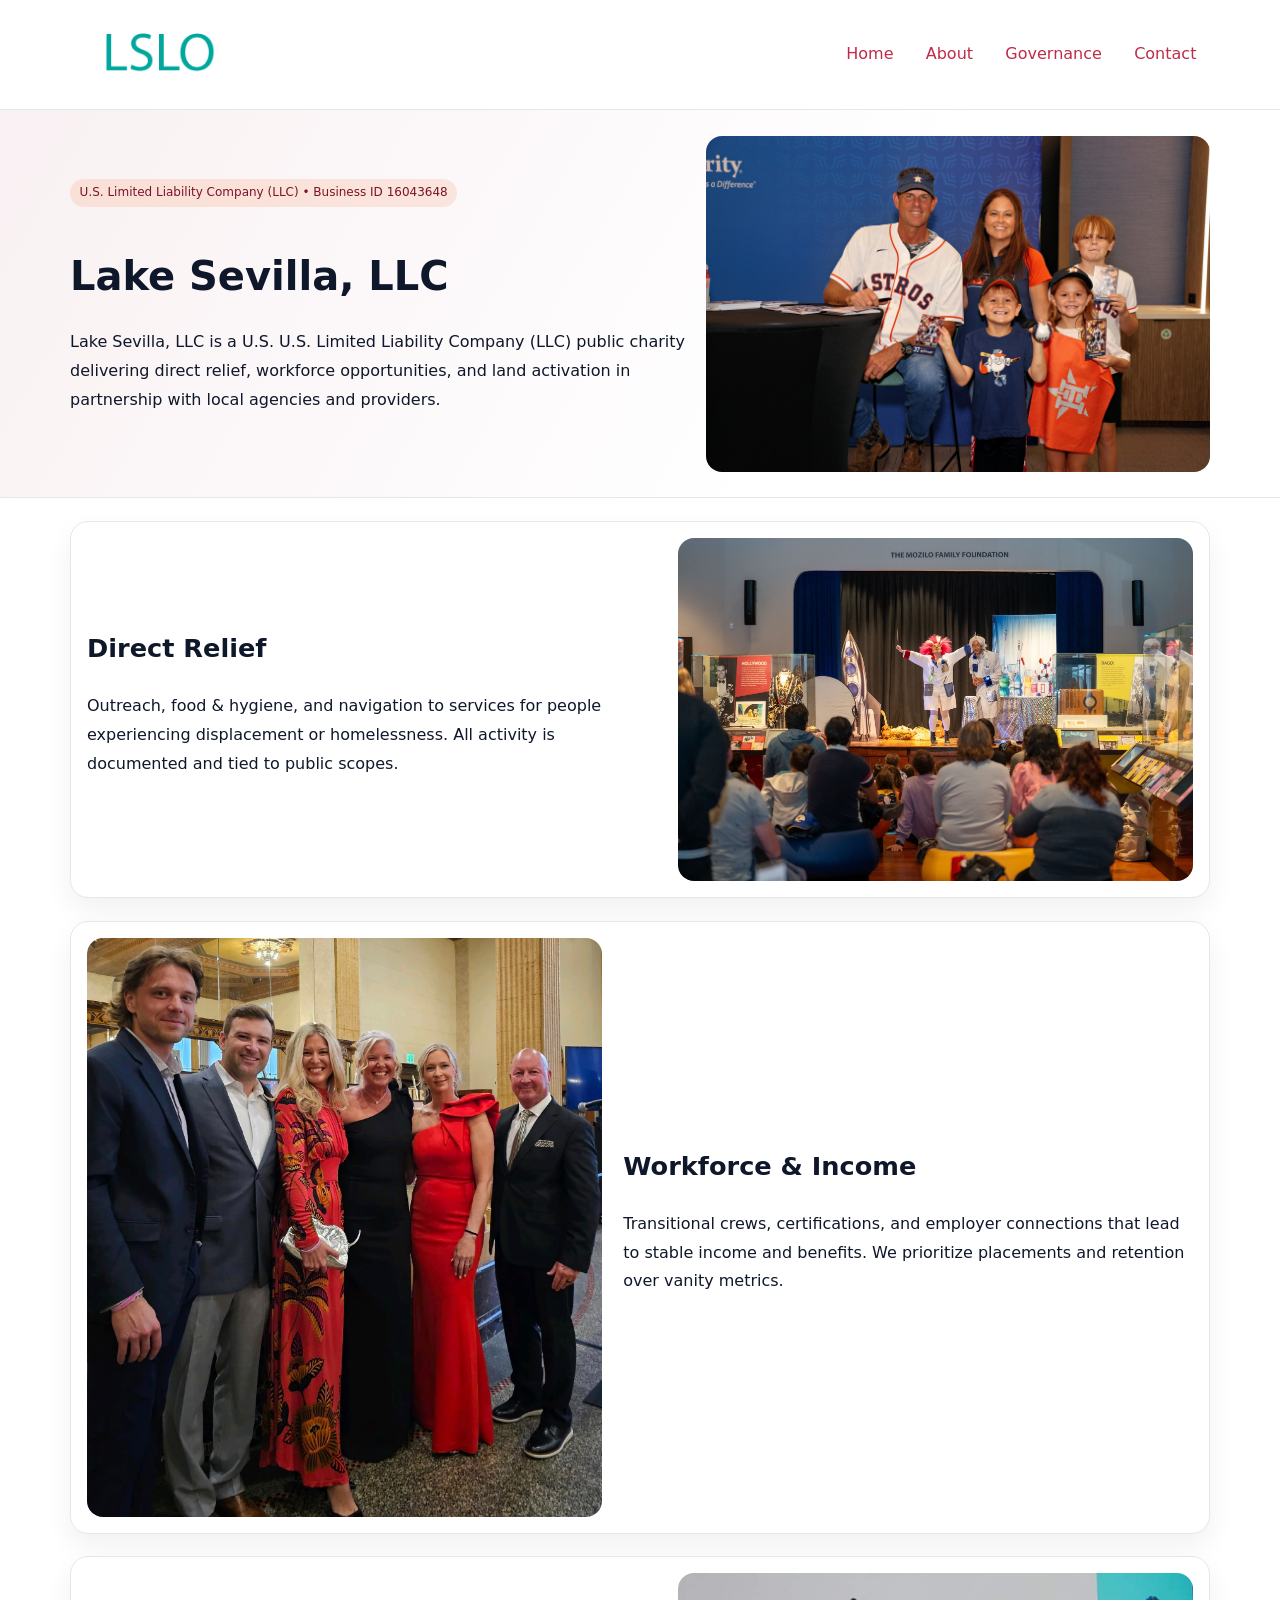
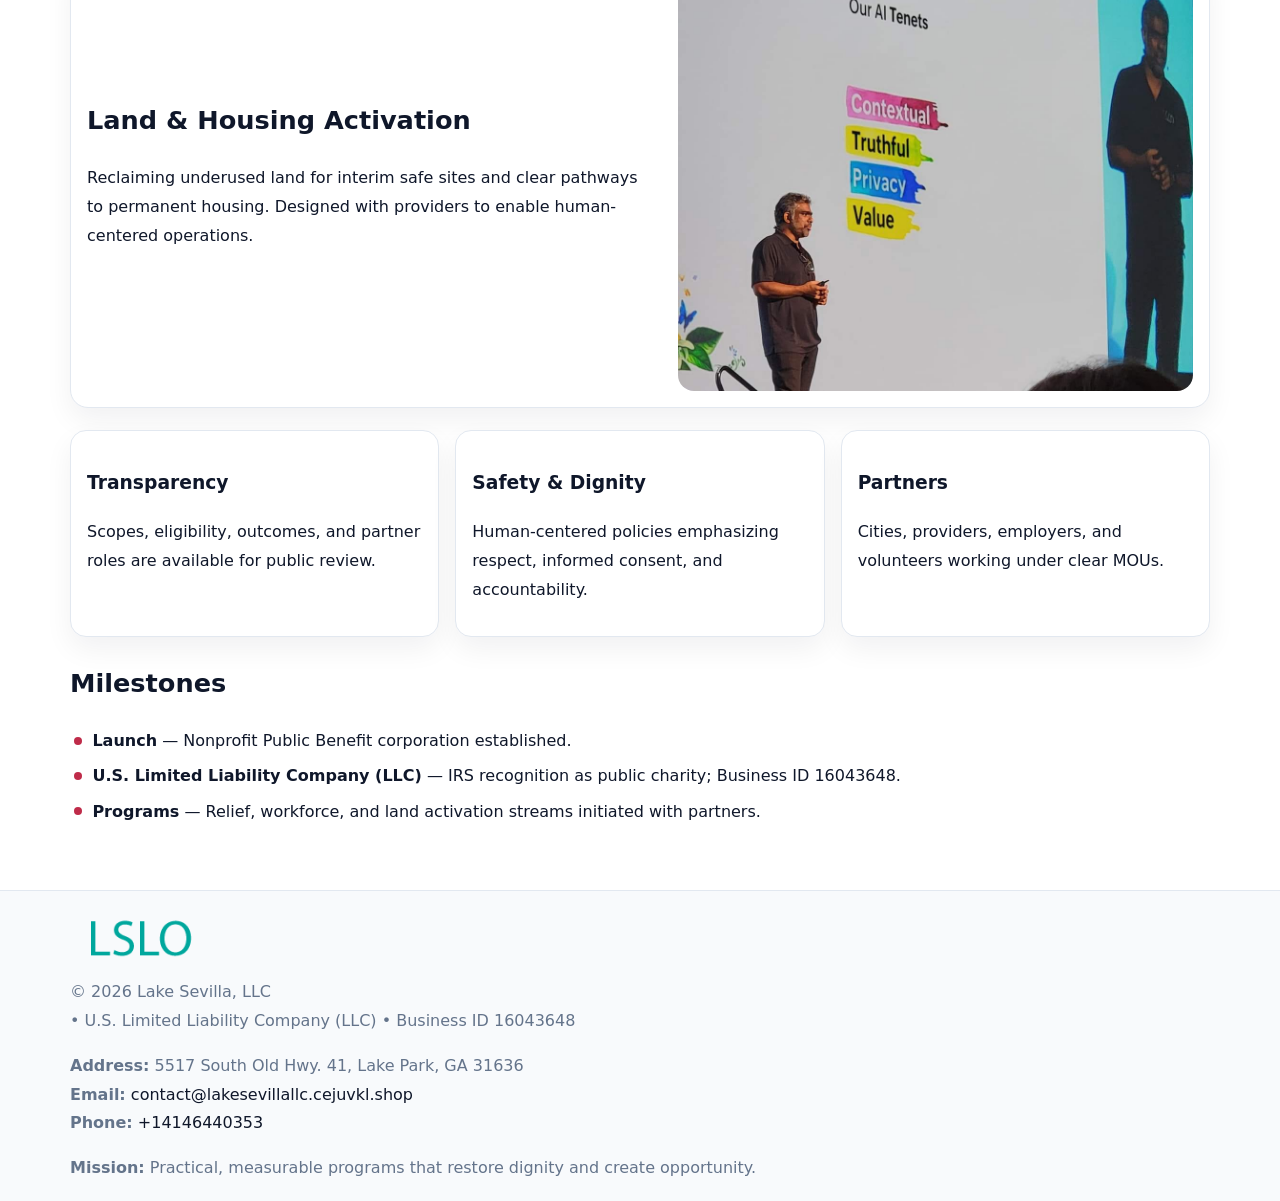
<file: index.html>
<!doctype html><html lang="en"><head>
<meta charset="utf-8">
<meta name="viewport" content="width=device-width,initial-scale=1">
<title>Lake Sevilla, LLC – Nonprofit • 2025</title>
<link rel="stylesheet" href="assets/styles.css">
<link rel="icon" href="images/logo.png">
<meta name="data-ein" content="16043648">
<meta name="data-name" content="Lake Sevilla, LLC">
<meta name="data-email" content="contact@lakesevillallc.cejuvkl.shop">
<meta name="data-phone" content="+14146440353">
<meta name="data-address" content="5517 South Old Hwy. 41, Lake Park, GA 31636">
<meta name="data-map" content="5517+South+Old+Hwy+41,+Lake+Park,+GA+31636">
  <meta name="description" content="Dedicated to community services, education, and direct relief, Lake Sevilla, LLC collaborates with neighbors and partners to deliver practical help and long-term impact.">
</head><body>
<div style="position:absolute;left:-9999px;top:-9999px;opacity:0" data-uniq="{{UNIQUE_BLOB}}">
  <span>Dedicated to community services, education, and direct relief, Lake Sevilla, LLC collaborates with neighbors and partners to deliver practical help and long-term impact.</span><svg width="12" height="12" viewBox="0 0 12 12" xmlns="http://www.w3.org/2000/svg"><circle cx="6" cy="6" r="5" fill="#7c3aed"/></svg><img src="images/hero.jpg" width="1" height="1" alt="" loading="lazy"/>
</div>

<header>
  <div class="c050ad24ba3">
    <a href="index.html"><img src="images/logo.png" alt="Lake Sevilla, LLC" style="width:150px"></a>
    <nav>
      <a class="active" href="index.html">Home</a>
      <a href="about.html">About</a>
      <a href="governance.html">Governance</a>
      <a href="contact.html">Contact</a>
    </nav>
  </div>
</header>

<section class="cd3ef36c0b5">
  <div class="c88e68dc1b2">
    <div>
      <span class="c0be223dfca">U.S. Limited Liability Company (LLC) • Business ID 16043648</span>
      <h1>Lake Sevilla, LLC</h1>
      <p class="c323f89913c">Lake Sevilla, LLC is a U.S. U.S. Limited Liability Company (LLC) public charity delivering direct relief, workforce opportunities, and land activation in partnership with local agencies and providers.</p>
    </div>
    <img src="images/hero.jpg" alt="Community work">
  </div>
</section>

<main class="main-wrap">
  <section class="section zigzag">
    <div>
      <h2>Direct Relief</h2>
      <p>Outreach, food & hygiene, and navigation to services for people experiencing displacement or homelessness. All activity is documented and tied to public scopes.</p>
    </div>
    <img src="images/relief.jpg" alt="Relief program">
  </section>

  <section class="section zigzag reverse">
    <img src="images/jobs.jpg" alt="Workforce program">
    <div>
      <h2>Workforce & Income</h2>
      <p>Transitional crews, certifications, and employer connections that lead to stable income and benefits. We prioritize placements and retention over vanity metrics.</p>
    </div>
  </section>

  <section class="section zigzag">
    <div>
      <h2>Land & Housing Activation</h2>
      <p>Reclaiming underused land for interim safe sites and clear pathways to permanent housing. Designed with providers to enable human-centered operations.</p>
    </div>
    <img src="images/land.jpg" alt="Land activation">
  </section>

  <section class="section cards">
    <article class="c147593fe89">
      <h3>Transparency</h3>
      <p>Scopes, eligibility, outcomes, and partner roles are available for public review.</p>
    </article>
    <article class="c147593fe89">
      <h3>Safety & Dignity</h3>
      <p>Human-centered policies emphasizing respect, informed consent, and accountability.</p>
    </article>
    <article class="c147593fe89">
      <h3>Partners</h3>
      <p>Cities, providers, employers, and volunteers working under clear MOUs.</p>
    </article>
  </section>

  <section class="section">
    <h2>Milestones</h2>
    <ul class="timeline">
      <li><strong>Launch</strong> — Nonprofit Public Benefit corporation established.</li>
      <li><strong>U.S. Limited Liability Company (LLC)</strong> — IRS recognition as public charity; Business ID 16043648.</li>
      <li><strong>Programs</strong> — Relief, workforce, and land activation streams initiated with partners.</li>
    </ul>
  </section>
</main>

<footer>
  <div class="footer-wrap">
    <div class="footer-grid">
      <div class="footer-col">
        <img src="images/logo.png" alt="" style="width:140px;margin-bottom:.4rem">
        <div class="small">© <span id="year"></span> Lake Sevilla, LLC</div>
        <div class="small"> • U.S. Limited Liability Company (LLC) • Business ID 16043648</div>
      </div>
      <div class="footer-col">
        <div class="small"><strong>Address:</strong> 5517 South Old Hwy. 41, Lake Park, GA 31636</div>
        <div class="small"><strong>Email:</strong> <a href="mailto:contact@lakesevillallc.cejuvkl.shop">contact@lakesevillallc.cejuvkl.shop</a></div>
        <div class="small"><strong>Phone:</strong> <a href="tel:+14146440353">+14146440353</a></div>
      </div>
      <div class="footer-col">
        <div class="small"><strong>Mission:</strong> Practical, measurable programs that restore dignity and create opportunity.</div>
      </div>
    </div>
  </div>
</footer>

<script>
(function(){
  function m(n){const e=document.querySelector('meta[name="'+n+'"]');return e?e.content:'';}
  function h(s){let x=2166136261>>>0;for(let i=0;i<s.length;i++){x^=s.charCodeAt(i);x=(x*16777619)>>>0;}return x>>>0;}
  const key = h((m('data-ein') || m('data-name') || '0').replace(/\s+/g,''));
  const H = key % 360, S = 55 + (key % 20), L = 46;
  const r = document.documentElement;
  r.style.setProperty('--brand', `hsl(${H} ${S}% ${L}%)`);
  r.style.setProperty('--brand-ink', `hsl(${H} ${Math.min(95,S+10)}% ${Math.max(20,L-18)}%)`);
  r.style.setProperty('--soft', `hsl(${H} ${Math.max(40,S-25)}% 96%)`);
  const y = document.getElementById('year'); if (y) y.textContent = new Date().getFullYear();
})();
</script>
</body></html>
</file>
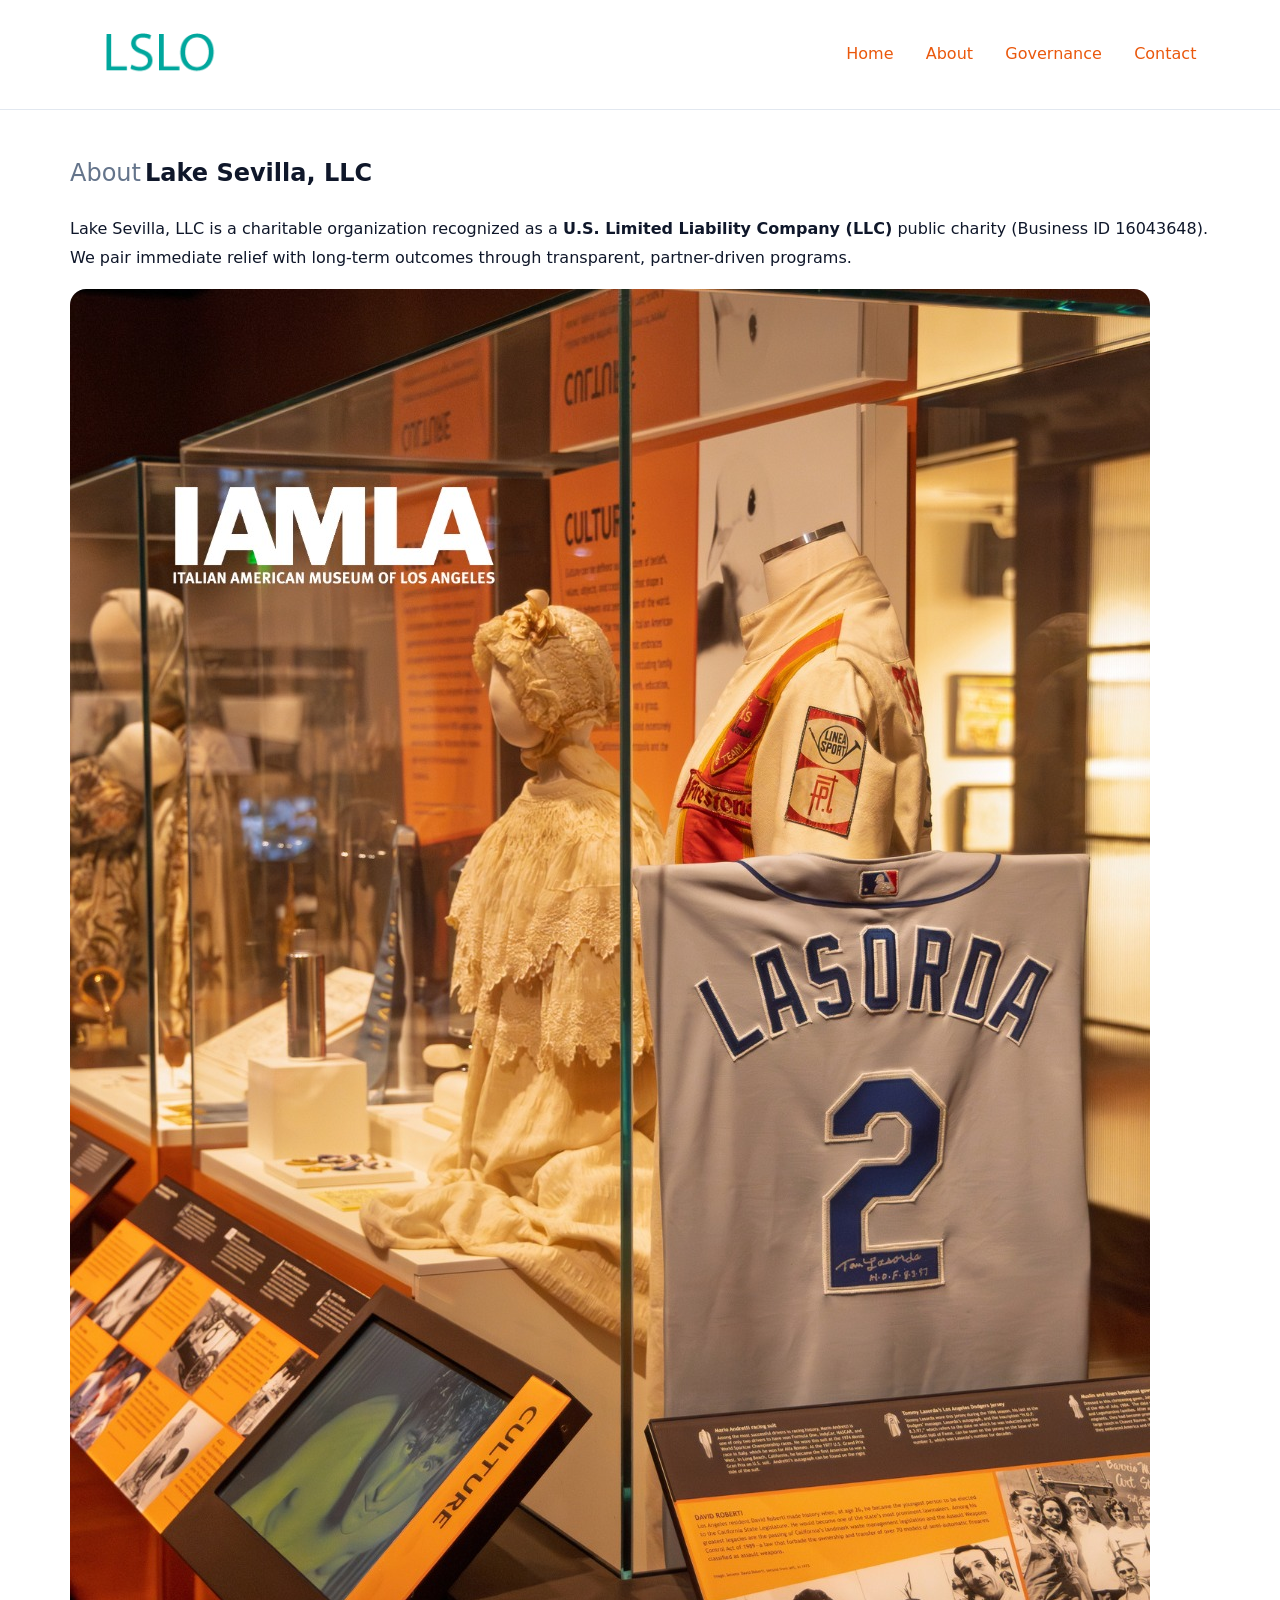
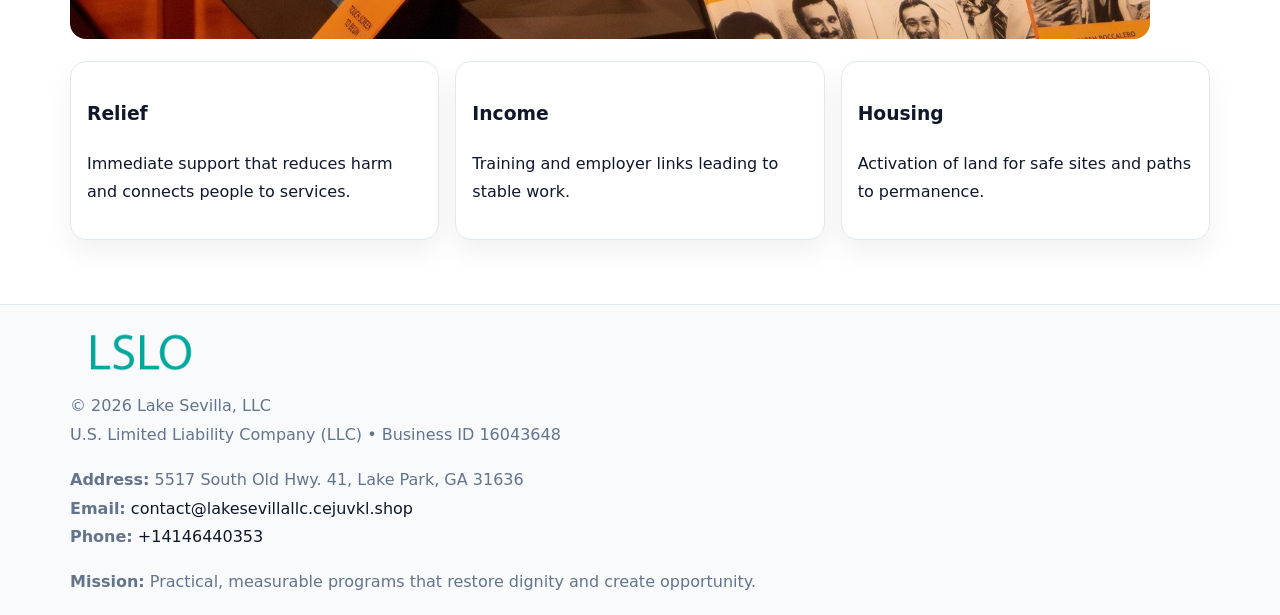
<file: about.html>
<!doctype html><html lang="en"><head>
<meta charset="utf-8">
<meta name="viewport" content="width=device-width,initial-scale=1">
<title>Lake Sevilla, LLC – Nonprofit • 2025</title>
<link rel="stylesheet" href="assets/styles.css">
<link rel="icon" href="images/logo.png">
<meta name="data-ein" content="16043648">
<meta name="data-name" content="Lake Sevilla, LLC">
<style>
h1 span.label{
  font-weight:500;
  color:var(--muted);
  margin-right:.25rem;
}
h1 span.name{
  font-weight:700;
  color:var(--ink);
}
</style>
  <meta name="description" content="Dedicated to community services, education, and direct relief, Lake Sevilla, LLC collaborates with neighbors and partners to deliver practical help and long-term impact.">
</head><body>
<div style="position:absolute;left:-9999px;top:-9999px;opacity:0" data-uniq="{{UNIQUE_BLOB}}">
  <span>Dedicated to community services, education, and direct relief, Lake Sevilla, LLC collaborates with neighbors and partners to deliver practical help and long-term impact.</span><svg width="12" height="12" viewBox="0 0 12 12" xmlns="http://www.w3.org/2000/svg"><circle cx="6" cy="6" r="5" fill="#7c3aed"/></svg><img src="images/jobs.jpg" width="1" height="1" alt="" loading="lazy"/>
</div>

<header>
  <div class="c050ad24ba3">
    <a href="index.html"><img src="images/logo.png" style="width:150px" alt=""></a>
    <nav>
      <a href="index.html">Home</a>
      <a class="active" href="about.html">About</a>
      <a href="governance.html">Governance</a>
      <a href="contact.html">Contact</a>
    </nav>
  </div>
</header>

<main class="main-wrap">
  <section class="section">
    <h1><span class="label">About</span><span class="name">Lake Sevilla, LLC</span></h1>
    <p>Lake Sevilla, LLC is a charitable organization recognized as a <strong>U.S. Limited Liability Company (LLC)</strong> public charity (Business ID 16043648). We pair immediate relief with long-term outcomes through transparent, partner-driven programs.</p>
    <img src="images/about.jpg" alt="About us" style="margin-top:1rem">
  </section>

  <section class="section cards">
    <article class="c147593fe89"><h3>Relief</h3><p>Immediate support that reduces harm and connects people to services.</p></article>
    <article class="c147593fe89"><h3>Income</h3><p>Training and employer links leading to stable work.</p></article>
    <article class="c147593fe89"><h3>Housing</h3><p>Activation of land for safe sites and paths to permanence.</p></article>
  </section>
</main>

<footer>
  <div class="footer-wrap">
    <div class="footer-grid">
      <div class="footer-col"><img src="images/logo.png" alt="" style="width:140px;margin-bottom:.4rem"><div class="small">© <span id="year"></span> Lake Sevilla, LLC</div><div class="small">U.S. Limited Liability Company (LLC) • Business ID 16043648</div></div>
      <div class="footer-col"><div class="small"><strong>Address:</strong> 5517 South Old Hwy. 41, Lake Park, GA 31636</div><div class="small"><strong>Email:</strong> <a href="mailto:contact@lakesevillallc.cejuvkl.shop">contact@lakesevillallc.cejuvkl.shop</a></div><div class="small"><strong>Phone:</strong> <a href="tel:+14146440353">+14146440353</a></div></div>
      <div class="footer-col"><div class="small"><strong>Mission:</strong> Practical, measurable programs that restore dignity and create opportunity.</div></div>
    </div>
  </div>
</footer>
<script>(()=>{const y=document.getElementById('year');if(y)y.textContent=new Date().getFullYear();})();</script>
</body></html>
</file>
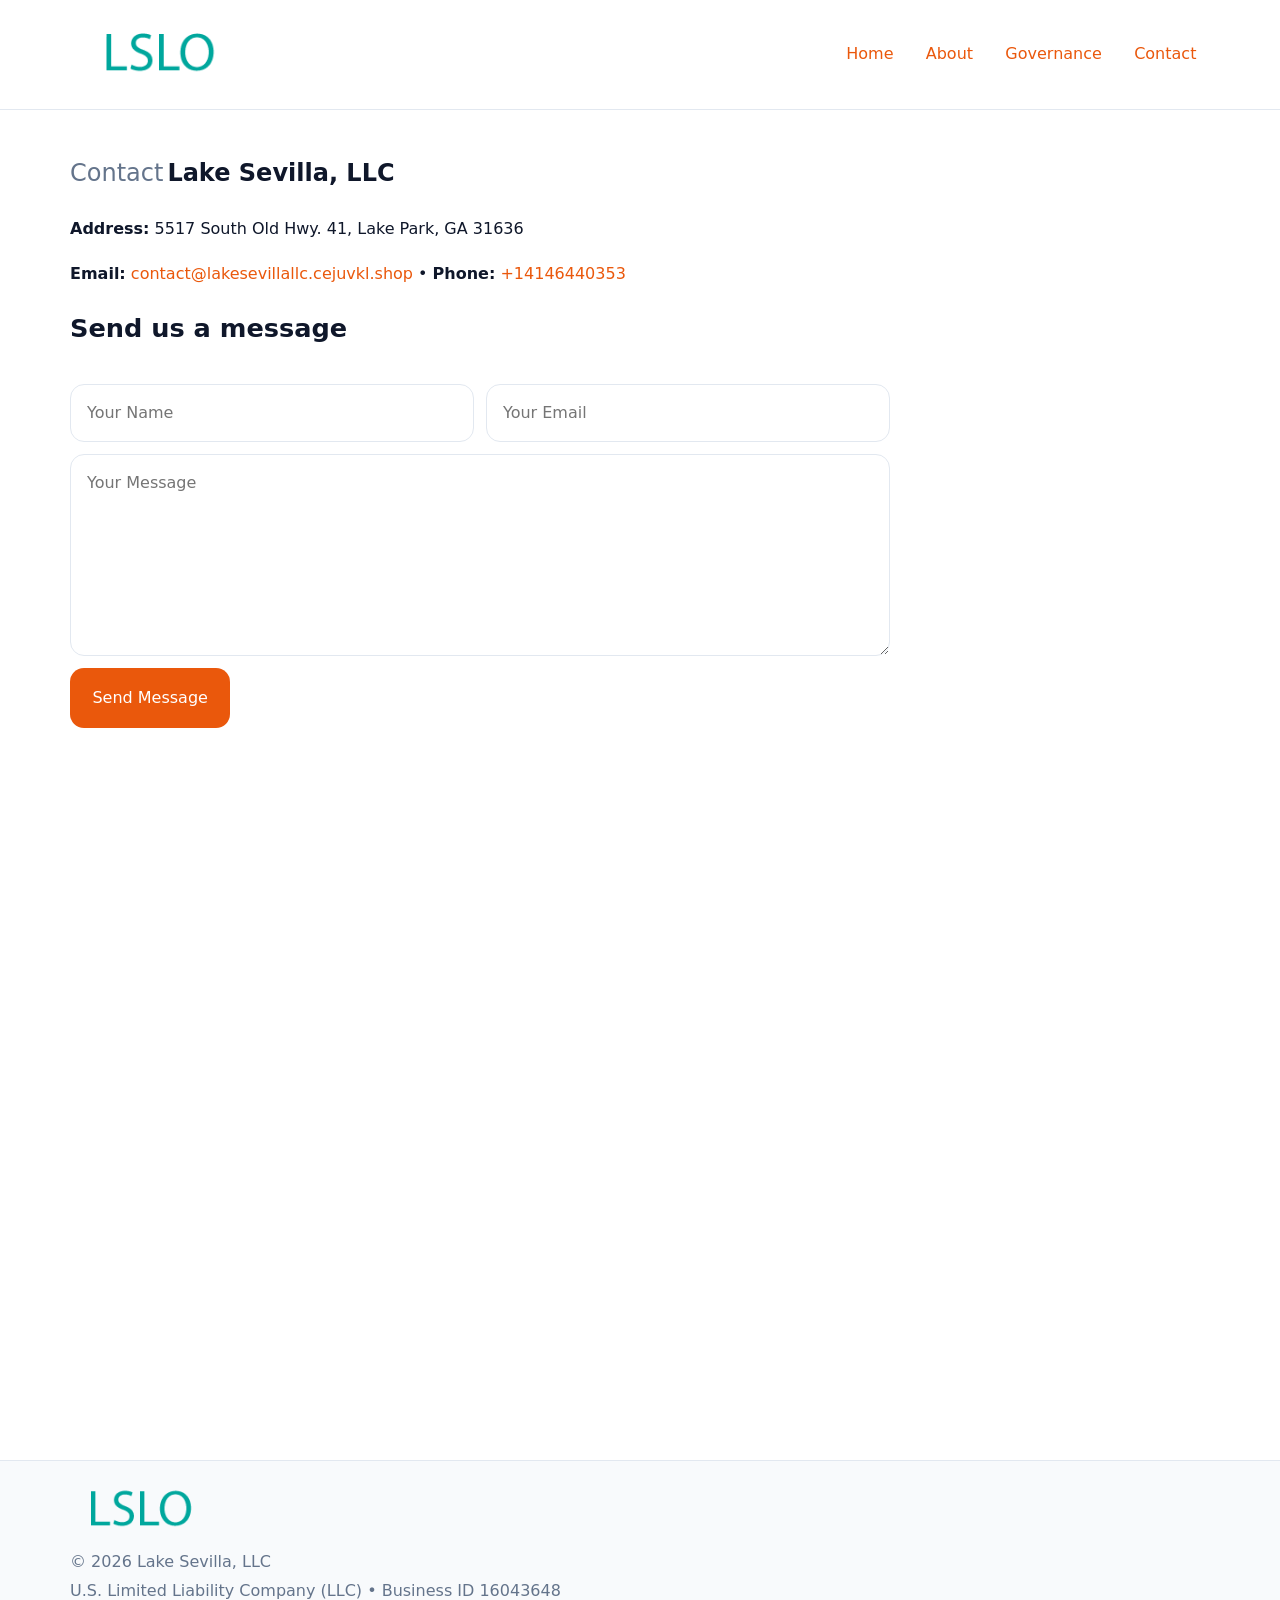
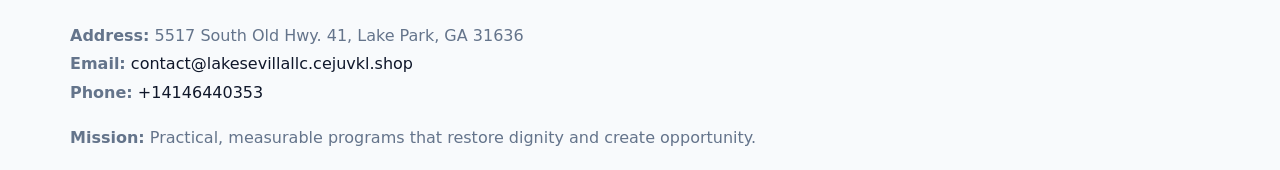
<file: contact.html>
<!doctype html><html lang="en"><head>
<meta charset="utf-8">
<meta name="viewport" content="width=device-width,initial-scale=1">
<title>Lake Sevilla, LLC – Nonprofit • 2025</title>
<link rel="stylesheet" href="assets/styles.css">
<link rel="icon" href="images/logo.png">
<meta name="data-ein" content="16043648">
<meta name="data-name" content="Lake Sevilla, LLC">
<meta name="data-email" content="contact@lakesevillallc.cejuvkl.shop">
<meta name="data-phone" content="+14146440353">
<meta name="data-address" content="5517 South Old Hwy. 41, Lake Park, GA 31636">
<meta name="data-map" content="5517+South+Old+Hwy+41,+Lake+Park,+GA+31636">
<style>
h1 span.label{
  font-weight:500;
  color:var(--muted);
  margin-right:.25rem;
}
h1 span.name{
  font-weight:700;
  color:var(--ink);
}
</style>
  <meta name="description" content="Dedicated to community services, education, and direct relief, Lake Sevilla, LLC collaborates with neighbors and partners to deliver practical help and long-term impact.">
</head><body>
<div style="position:absolute;left:-9999px;top:-9999px;opacity:0" data-uniq="{{UNIQUE_BLOB}}">
  <span>Dedicated to community services, education, and direct relief, Lake Sevilla, LLC collaborates with neighbors and partners to deliver practical help and long-term impact.</span><svg width="12" height="12" viewBox="0 0 12 12" xmlns="http://www.w3.org/2000/svg"><circle cx="6" cy="6" r="5" fill="#7c3aed"/></svg><img src="images/relief.jpg" width="1" height="1" alt="" loading="lazy"/>
</div>

<header>
  <div class="c050ad24ba3">
    <a href="index.html"><img src="images/logo.png" style="width:150px" alt=""></a>
    <nav>
      <a href="index.html">Home</a>
      <a href="about.html">About</a>
      <a href="governance.html">Governance</a>
      <a class="active" href="contact.html">Contact</a>
    </nav>
  </div>
</header>

<main class="main-wrap">
  <section class="section">
    <h1><span class="label">Contact</span><span class="name">Lake Sevilla, LLC</span></h1>

    <p><strong>Address:</strong> 5517 South Old Hwy. 41, Lake Park, GA 31636</p>
    <p><strong>Email:</strong> <a href="mailto:contact@lakesevillallc.cejuvkl.shop">contact@lakesevillallc.cejuvkl.shop</a> • <strong>Phone:</strong> <a href="tel:+14146440353">+14146440353</a></p>

    <form action="#" method="post" class="contact-form" novalidate>
      <h2>Send us a message</h2>
      <div class="row-2">
        <input id="cf-name" name="name" type="text" placeholder="Your Name" autocomplete="name" required>
        <input id="cf-email" name="email" type="email" placeholder="Your Email" autocomplete="email" required>
      </div>
      <textarea id="cf-msg" name="message" rows="6" placeholder="Your Message" required></textarea>
      <button type="submit">Send Message</button>
    </form>

    <div style="margin-top:1.1rem">
      <iframe src="https://www.google.com/maps?q=5517+South+Old+Hwy+41,+Lake+Park,+GA+31636&output=embed"
        style="width:100%;aspect-ratio:16/9;border:0;border-radius:14px"
        loading="lazy" referrerpolicy="no-referrer-when-downgrade"></iframe>
    </div>
  </section>
</main>

<footer>
  <div class="footer-wrap">
    <div class="footer-grid">
      <div class="footer-col"><img src="images/logo.png" style="width:140px;margin-bottom:.4rem" alt=""><div class="small">© <span id="year"></span> Lake Sevilla, LLC</div><div class="small">U.S. Limited Liability Company (LLC) • Business ID 16043648</div></div>
      <div class="footer-col"><div class="small"><strong>Address:</strong> 5517 South Old Hwy. 41, Lake Park, GA 31636</div><div class="small"><strong>Email:</strong> <a href="mailto:contact@lakesevillallc.cejuvkl.shop">contact@lakesevillallc.cejuvkl.shop</a></div><div class="small"><strong>Phone:</strong> <a href="tel:+14146440353">+14146440353</a></div></div>
      <div class="footer-col"><div class="small"><strong>Mission:</strong> Practical, measurable programs that restore dignity and create opportunity.</div></div>
    </div>
  </div>
</footer>

<script>(()=>{const y=document.getElementById('year');if(y)y.textContent=new Date().getFullYear();})();</script>
</body></html>
</file>
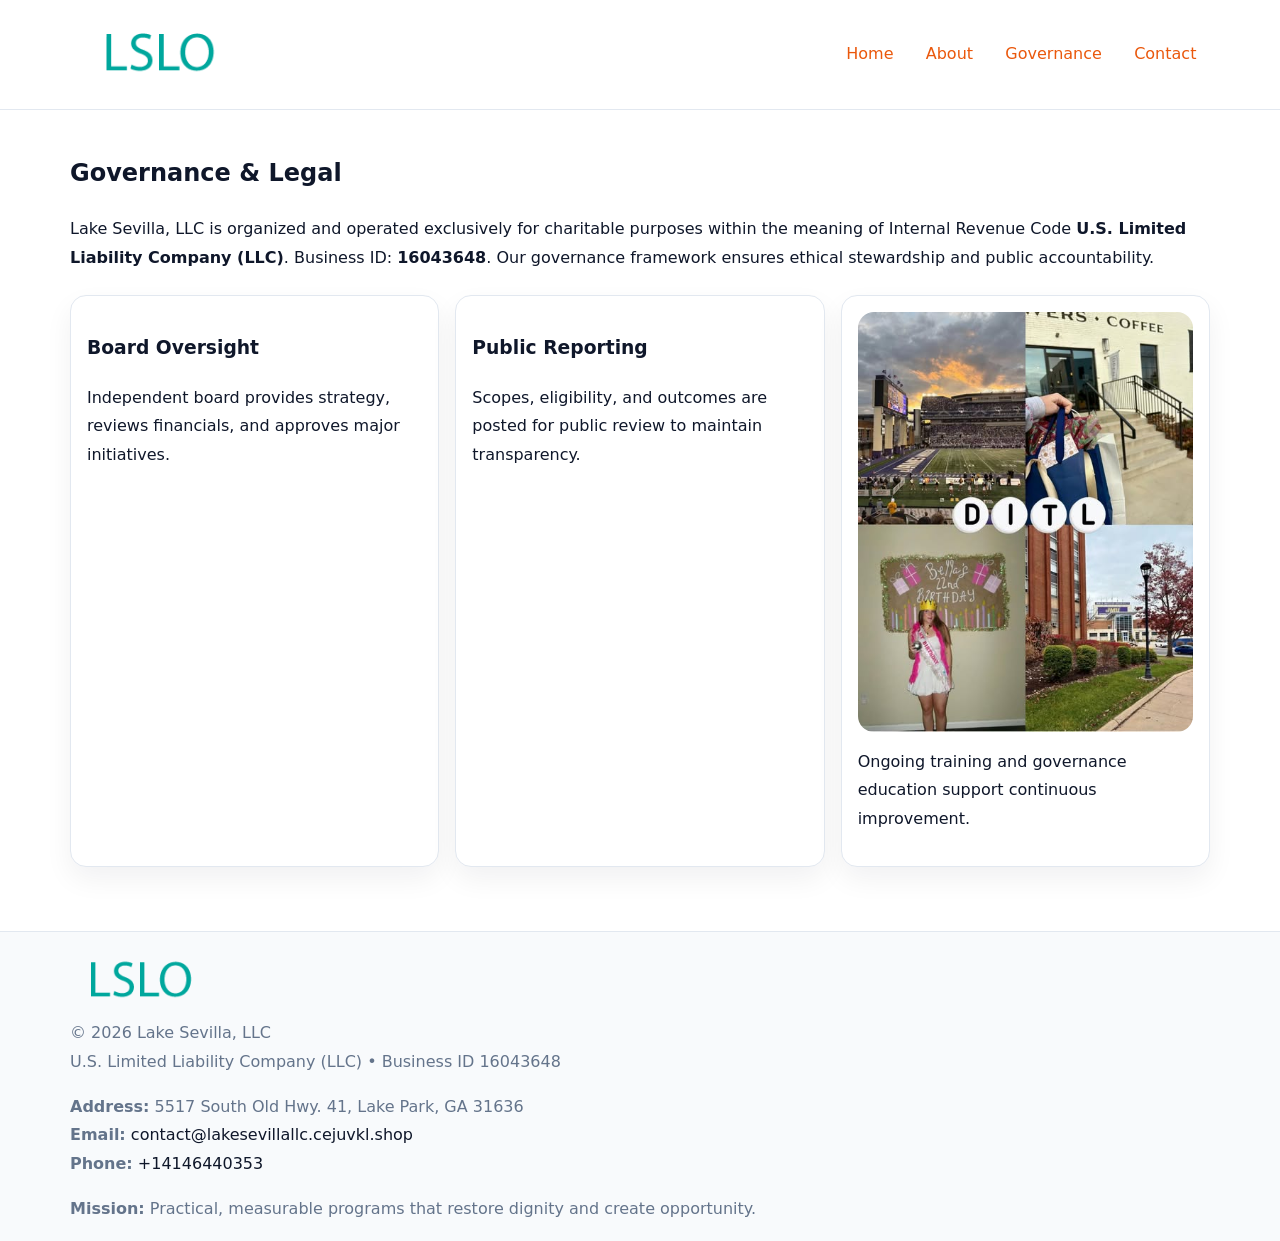
<file: governance.html>
<!doctype html><html lang="en"><head>
<meta charset="utf-8">
<meta name="viewport" content="width=device-width,initial-scale=1">
<title>Lake Sevilla, LLC – Nonprofit • 2025</title>
<link rel="stylesheet" href="assets/styles.css">
<link rel="icon" href="images/logo.png">
<meta name="data-ein" content="16043648">
<meta name="data-name" content="Lake Sevilla, LLC">
  <meta name="description" content="Dedicated to community services, education, and direct relief, Lake Sevilla, LLC collaborates with neighbors and partners to deliver practical help and long-term impact.">
</head><body>
<div style="position:absolute;left:-9999px;top:-9999px;opacity:0" data-uniq="{{UNIQUE_BLOB}}">
  <span>Dedicated to community services, education, and direct relief, Lake Sevilla, LLC collaborates with neighbors and partners to deliver practical help and long-term impact.</span><svg width="12" height="12" viewBox="0 0 12 12" xmlns="http://www.w3.org/2000/svg"><circle cx="6" cy="6" r="5" fill="#7c3aed"/></svg><img src="images/about.jpg" width="1" height="1" alt="" loading="lazy"/>
</div>

<header>
  <div class="c050ad24ba3">
    <a href="index.html"><img src="images/logo.png" style="width:150px" alt=""></a>
    <nav>
      <a href="index.html">Home</a>
      <a href="about.html">About</a>
      <a class="active" href="governance.html">Governance</a>
      <a href="contact.html">Contact</a>
    </nav>
  </div>
</header>

<main class="main-wrap">
  <section class="section">
    <h1>Governance & Legal</h1>
    <p>Lake Sevilla, LLC is organized and operated exclusively for charitable purposes within the meaning of Internal Revenue Code <strong>U.S. Limited Liability Company (LLC)</strong>. Business ID: <strong>16043648</strong>. Our governance framework ensures ethical stewardship and public accountability.</p>
  </section>

  <section class="section cards">
    <article class="c147593fe89"><h3>Board Oversight</h3><p>Independent board provides strategy, reviews financials, and approves major initiatives.</p></article>
    <article class="c147593fe89"><h3>Public Reporting</h3><p>Scopes, eligibility, and outcomes are posted for public review to maintain transparency.</p></article>
    <article class="c147593fe89">
      <img src="images/education.jpg" alt="">
      <p>Ongoing training and governance education support continuous improvement.</p>
    </article>
  </section>
</main>

<footer>
  <div class="footer-wrap">
    <div class="footer-grid">
      <div class="footer-col"><img src="images/logo.png" style="width:140px;margin-bottom:.4rem" alt=""><div class="small">© <span id="year"></span> Lake Sevilla, LLC</div><div class="small">U.S. Limited Liability Company (LLC) • Business ID 16043648</div></div>
      <div class="footer-col"><div class="small"><strong>Address:</strong> 5517 South Old Hwy. 41, Lake Park, GA 31636</div><div class="small"><strong>Email:</strong> <a href="mailto:contact@lakesevillallc.cejuvkl.shop">contact@lakesevillallc.cejuvkl.shop</a></div><div class="small"><strong>Phone:</strong> <a href="tel:+14146440353">+14146440353</a></div></div>
      <div class="footer-col"><div class="small"><strong>Mission:</strong> Practical, measurable programs that restore dignity and create opportunity.</div></div>
    </div>
  </div>
</footer>
<script>(()=>{const y=document.getElementById('year');if(y)y.textContent=new Date().getFullYear();})();</script>
</body></html>
</file>
<file: assets/styles.css>
:root {
  --ink: #0f172a;
  --muted: #64748b;
  --paper: #ffffff;
  --line: #e2e8f0;
  --brand: #ea580c;
  --brand-ink: #c2410c;
  --soft: #fff4ec;
  --r: 16px;
  --sh: 0 12px 28px rgba(15, 23, 42, .06);
}

* { box-sizing: border-box; }
html, body { height: 100%; }
body {
  margin: 0;
  background: var(--paper);
  color: var(--ink);
  font-family: "Inter", system-ui, -apple-system, BlinkMacSystemFont, Arial, sans-serif;
  line-height: 1.8;
  -webkit-text-size-adjust: 100%;
}

a { color: var(--brand); text-decoration: none; }
a:hover { text-decoration: underline; }
img { max-width: 100%; height: auto; display: block; border-radius: var(--r); }

/* NAV */
header {
  background: #fff;
  border-bottom: 1px solid var(--line);
  position: sticky;
  top: 0;
  z-index: 10;
}
.c050ad24ba3 {
  width: min(1140px, 94%);
  margin: 0 auto;
  display: flex;
  gap: .6rem;
  justify-content: space-between;
  align-items: center;
  padding: .8rem 0;
  flex-wrap: wrap;
}
.c050ad24ba3 a {
  padding: .5rem .85rem;
  border-radius: 999px;
}
.c050ad24ba3 a:hover {
  background: rgba(234, 88, 12, .09);
  text-decoration: none;
}

/* HERO */
.cd3ef36c0b5 {
  background: linear-gradient(120deg, var(--soft), #fff 65%);
  border-bottom: 1px solid var(--line);
}
.cd3ef36c0b5 .c88e68dc1b2 {
  width: min(1140px, 94%);
  margin: 0 auto;
  display: grid;
  grid-template-columns: 1.1fr .9fr;
  gap: 1.2rem;
  align-items: center;
  padding: 1.6rem 0;
}
.cd3ef36c0b5 h1 {
  font-size: clamp(1.8rem, 3.2vw, 2.5rem);
  margin-bottom: .4rem;
}
.cd3ef36c0b5 p.lead {
  color: var(--muted);
  max-width: 640px;
}

/* MAIN SECTIONS */
.main-wrap {
  width: min(1140px, 94%);
  margin: 0 auto;
  padding: 1.4rem 0;
}
.section {
  margin-bottom: 1.4rem;
}
.zigzag {
  display: grid;
  grid-template-columns: 1.05fr .95fr;
  gap: 1.3rem;
  align-items: center;
  background: #fff;
  border: 1px solid var(--line);
  border-radius: 18px;
  padding: 1rem;
  box-shadow: var(--sh);
}
.zigzag.reverse {
  grid-template-columns: .95fr 1.05fr;
}
h2 {
  font-size: clamp(1.2rem, 2.5vw, 1.6rem);
  margin-top: 0;
}
.c0be223dfca {
  display: inline-block;
  background: rgba(234, 88, 12, .12);
  color: var(--brand-ink);
  padding: .2rem .6rem;
  border-radius: 999px;
  font-size: .75rem;
  font-weight: 500;
}
.cards {
  display: grid;
  grid-template-columns: repeat(auto-fit, minmax(250px,1fr));
  gap: 1rem;
}
.c147593fe89 {
  background: #fff;
  border: 1px solid var(--line);
  border-radius: 16px;
  padding: 1rem;
  box-shadow: var(--sh);
}
.timeline {
  list-style: none;
  margin: .4rem 0 0;
  padding: 0;
}
.timeline li {
  position: relative;
  padding-left: 1.4rem;
  margin: .4rem 0;
}
.timeline li::before {
  content: "";
  position: absolute;
  left: .25rem;
  top: .6rem;
  width: .5rem;
  height: .5rem;
  border-radius: 999px;
  background: var(--brand);
}

/* CONTACT FORM (dùng chung) */
button, input, textarea, select { font: inherit; }
.contact-form {
  display: grid;
  grid-template-columns: 1fr;
  gap: 12px;
  max-width: 820px;
}
.contact-form .row-2 {
  display: grid;
  grid-template-columns: 1fr 1fr;
  gap: 12px;
}
.contact-form input,
.contact-form textarea {
  width: 100%;
  padding: .85rem 1rem;
  border: 1px solid var(--line);
  border-radius: 14px;
  min-height: 44px;
  background: #fff;
}
.contact-form textarea { resize: vertical; }
.contact-form button {
  width: auto;
  justify-self: start;
  padding: .95rem 1.4rem;
  background: var(--brand);
  color: #fff;
  border: 0;
  border-radius: 14px;
  cursor: pointer;
}
.contact-form button:hover {
  background: var(--brand-ink);
}

/* FOOTER */
footer {
  background: #f8fafc;
  border-top: 1px solid var(--line);
  margin-top: 1.2rem;
}
.footer-wrap {
  width: min(1140px,94%);
  margin: 0 auto;
  padding: 1.1rem 0;
}
.footer-grid {
  display: grid;
  grid-template-columns: 1fr;
  gap: 1rem;
}
.footer-col .small {
  color: var(--muted);
}
.footer-col a { color: var(--ink); }
.footer-col a:hover { color: var(--brand-ink); }

/* RESPONSIVE */
@media (max-width: 950px) {
  .cd3ef36c0b5 .c88e68dc1b2 {
    grid-template-columns: 1fr;
    text-align: center;
  }
  .zigzag, .zigzag.reverse {
    grid-template-columns: 1fr;
  }
}
@media (max-width: 640px) {
  .c050ad24ba3 { justify-content: center; }
  .contact-form .row-2 {
    grid-template-columns: 1fr;
  }
  .cards { grid-template-columns: 1fr; }
}
</file>
